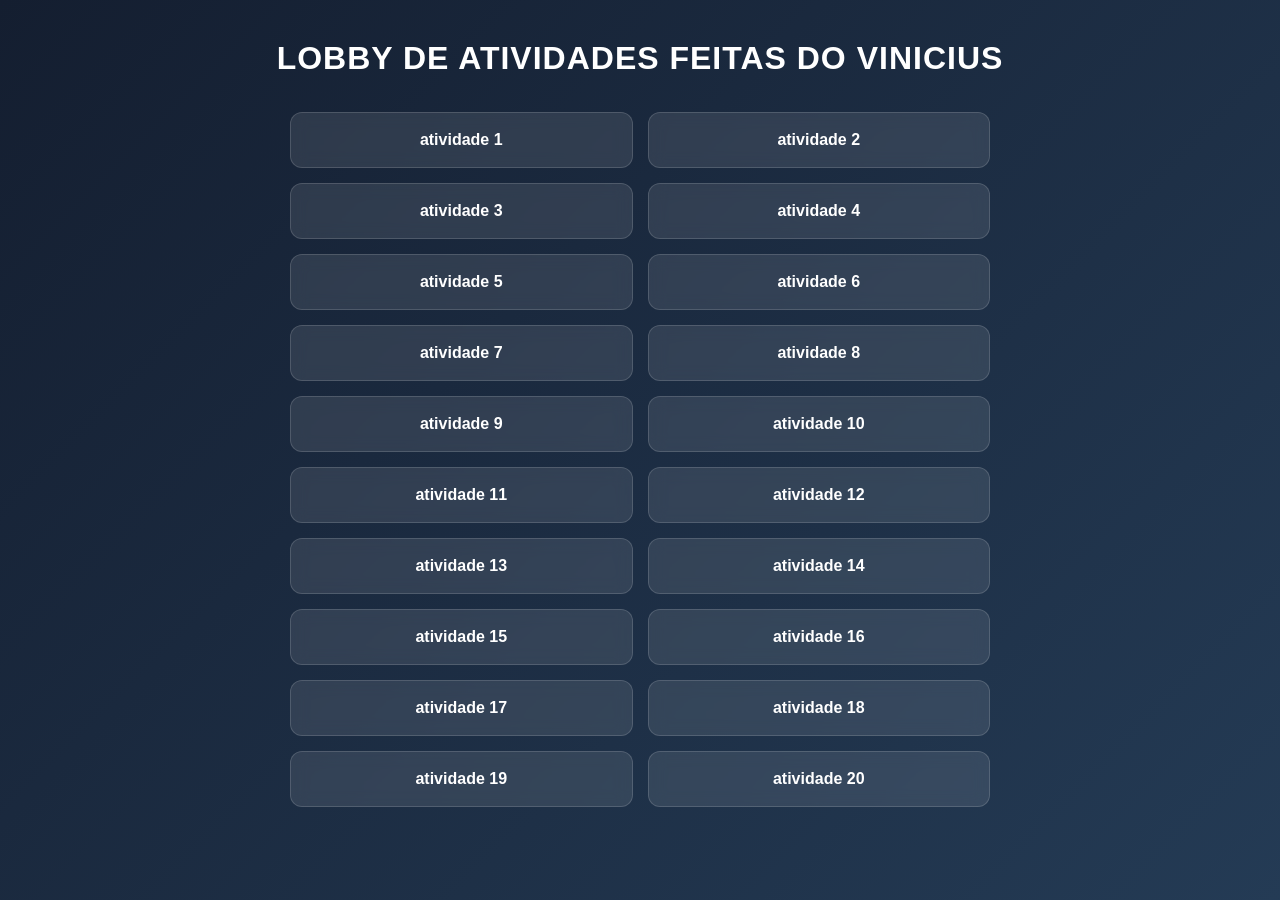
<file: index.html>
<!DOCTYPE html>
<html lang="en">
<head>
    <meta charset="UTF-8">
    <meta name="viewport" content="width=device-width, initial-scale=1.0">
    <title>Document</title>
    <link rel="stylesheet" href="style.css">
</head>
<body>
    <h1>lobby de atividades feitas do vinicius</h1>
    
    <div class="activity">
            <a href="Exercício 01  — Alterando HTML com JavaScript/index.html">atividade 1</a>
            <a href="Exercício 02 — Modo Claro e Modo Escuro com JavaScript/index.html">atividade 2</a>
            <a href="Exercício 03 — Alterando Tamanho, Fonte e Estilo do Texto/index.html">atividade 3</a>
            <a href="Exercício 04 — Capturando nome com Input/index.html">atividade 4</a>
            <a href="Exercício 05 — Contador de Cliques com JavaScript/index.html">atividade 5</a>
            <a href="Exercício 06 — Calculadora Simples com JavaScript/index.html">atividade 6</a>
            <a href="Exercício 07 — Conversor de Temperatura com JavaScript/index.html">atividade 7</a>
            <a href="Exercício 08 — Média e Situação do Aluno com JavaScript/index.html">atividade 8</a>
            <a href="Exercício 09 — Validação de Campo com JavaScript/index.html">atividade 9</a>
            <a href="Exercício 10 — Login Simples com Condição em JavaScript/index.html">atividade 10</a>
            <a href="Exercício 11 — Contador com Laço de Repetição em JavaScript/index.html">atividade 11</a>
            <a href="Exercício 12 — Identificando Tipos de Dados com JavaScript/index.html">atividade 12</a>
            <a href="013/index.html">atividade 13</a>
            <a href="Exercício 14 — Variáveis locais e globais/index.html">atividade 14</a>
            <a href="Exercício 15 — Funções com parâmetros e retorno/index.html">atividade 15</a>
            <a href="Exercício 16 — Lista de Nomes com Array em JavaScript/index.html">atividade 16</a>
            <a href="Exercício 17 — Percorrendo Arrays com forEach em JavaScript/index.html">atividade 17</a>
            <a href="Exercício 18 — Eventos com addEventListener em JavaScript/index.html">atividade 18</a>
            <a href="Exercício 19 — Mostrar e Ocultar Senha com JavaScript/index.html">atividade 19</a>
            <a href="Exercício 20 — Lista de Tarefas com JavaScript/index.html">atividade 20</a>
    </div>
</body>
</html>
</file>
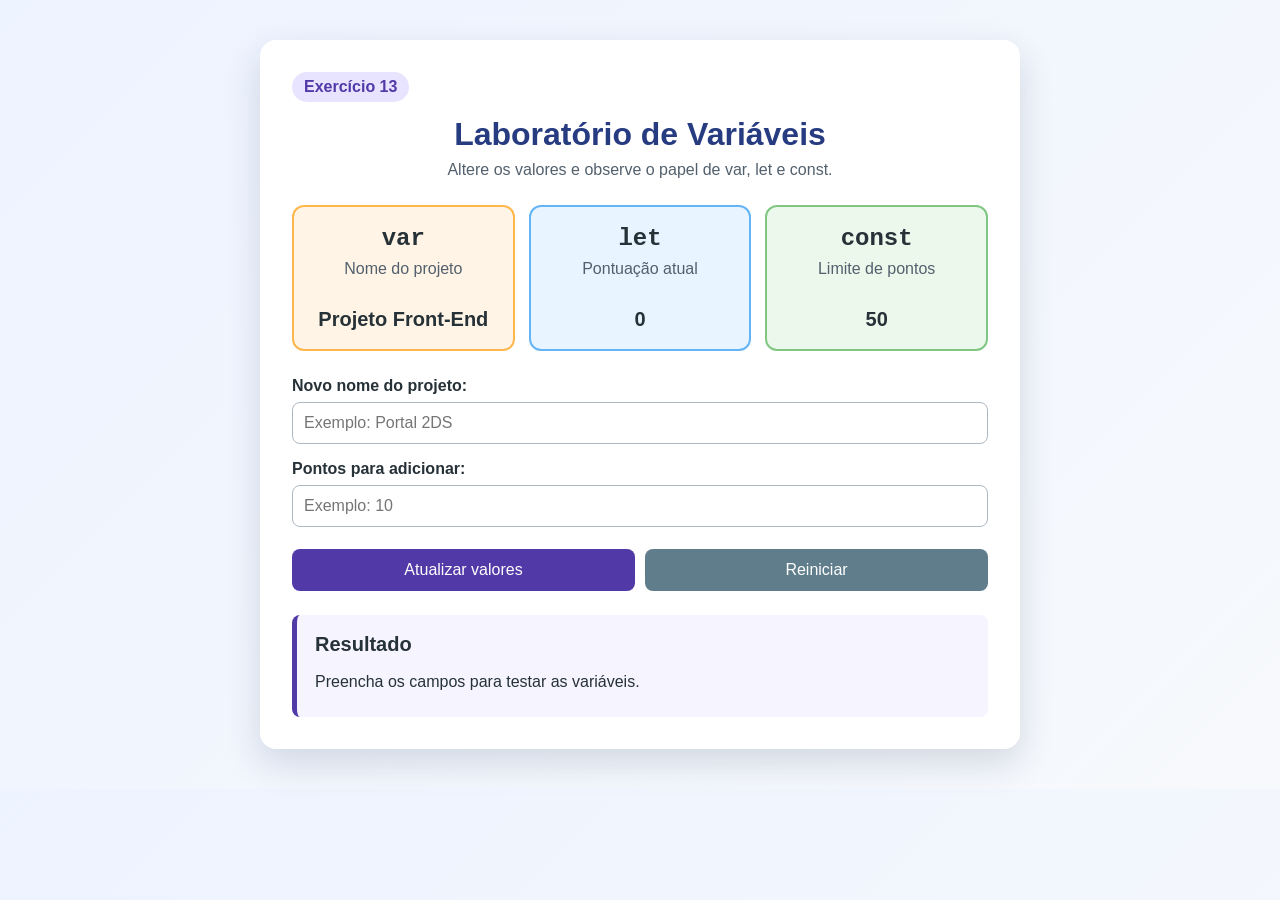
<file: 013/index.html>
<!DOCTYPE html>
<html lang="pt-BR">
<head>
  <meta charset="UTF-8">
  <meta name="viewport" content="width=device-width, initial-scale=1.0">
  <title>Exercício 13 – var, let e const</title>
  <link rel="stylesheet" href="estilo.css">
</head>
<body>
  <main class="container">
    <span class="etiqueta">Exercício 13</span>
    <h1>Laboratório de Variáveis</h1>
    <p class="introducao">Altere os valores e observe o papel de var, let e const.</p>

    <section class="painel-variaveis">
      <article class="cartao var">
        <h2>var</h2>
        <p>Nome do projeto</p>
        <strong id="valorVar">Projeto Front-End</strong>
      </article>

      <article class="cartao let">
        <h2>let</h2>
        <p>Pontuação atual</p>
        <strong id="valorLet">0</strong>
      </article>

      <article class="cartao const">
        <h2>const</h2>
        <p>Limite de pontos</p>
        <strong id="valorConst">50</strong>
      </article>
    </section>

    <label for="nomeProjeto">Novo nome do projeto:</label>
    <input type="text" id="nomeProjeto" placeholder="Exemplo: Portal 2DS">

    <label for="pontosAdicionar">Pontos para adicionar:</label>
    <input type="number" id="pontosAdicionar" min="1" max="50" placeholder="Exemplo: 10">

    <div class="botoes">
      <button onclick="atualizarPainel()">Atualizar valores</button>
      <button class="secundario" onclick="reiniciarPainel()">Reiniciar</button>
    </div>

    <section class="resultado">
      <h2>Resultado</h2>
      <p id="mensagem">Preencha os campos para testar as variáveis.</p>
      <p id="resumo"></p>
    </section>
  </main>

  <script src="script.js"></script>
</body>
</html>
</file>
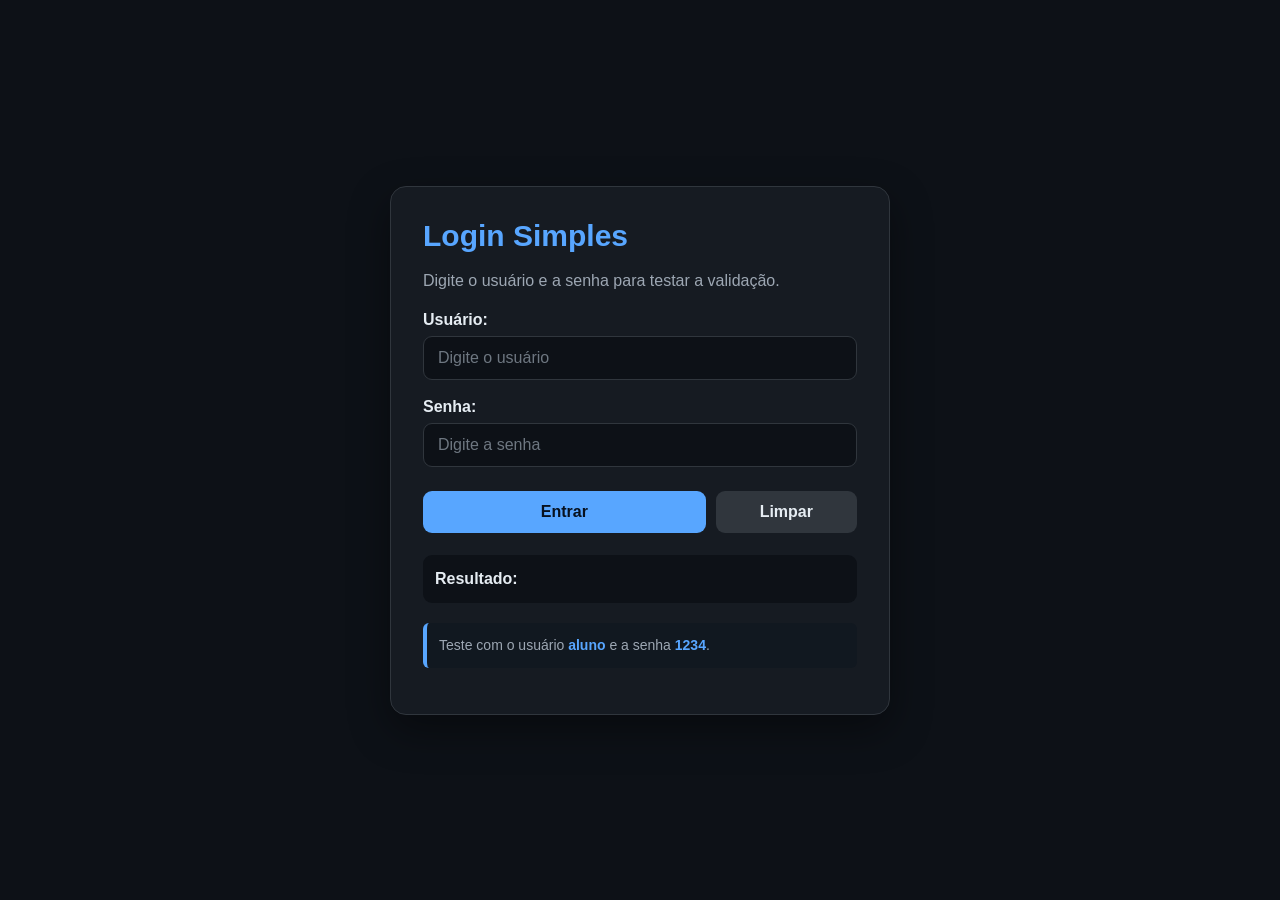
<file: Exercício 10 — Login Simples com Condição em JavaScript/index.html>
<!DOCTYPE html>
<html lang="pt-BR">
<head>
    <meta charset="UTF-8">
    <meta name="viewport" content="width=device-width, initial-scale=1.0">
    <title>Exercício 10 - Login Simples</title>
    <link rel="stylesheet" href="estilo.css">
</head>
<body>
    <main class="container">
        <h1>Login Simples</h1>
        <p>Digite o usuário e a senha para testar a validação.</p>

        <label for="usuario">Usuário:</label>
        <input type="text" id="usuario" placeholder="Digite o usuário">

        <label for="senha">Senha:</label>
        <input type="password" id="senha" placeholder="Digite a senha">

        <div class="botoes">
            <button onclick="verificarLogin()">Entrar</button>
            <button class="secundario" onclick="limparCampos()">Limpar</button>
        </div>

        <p id="resultado">Resultado: </p>
        <p class="dica">Teste com o usuário <strong>aluno</strong> e a senha <strong>1234</strong>.</p>
    </main>

    <script src="script.js"></script>
</body>
</html>
</file>
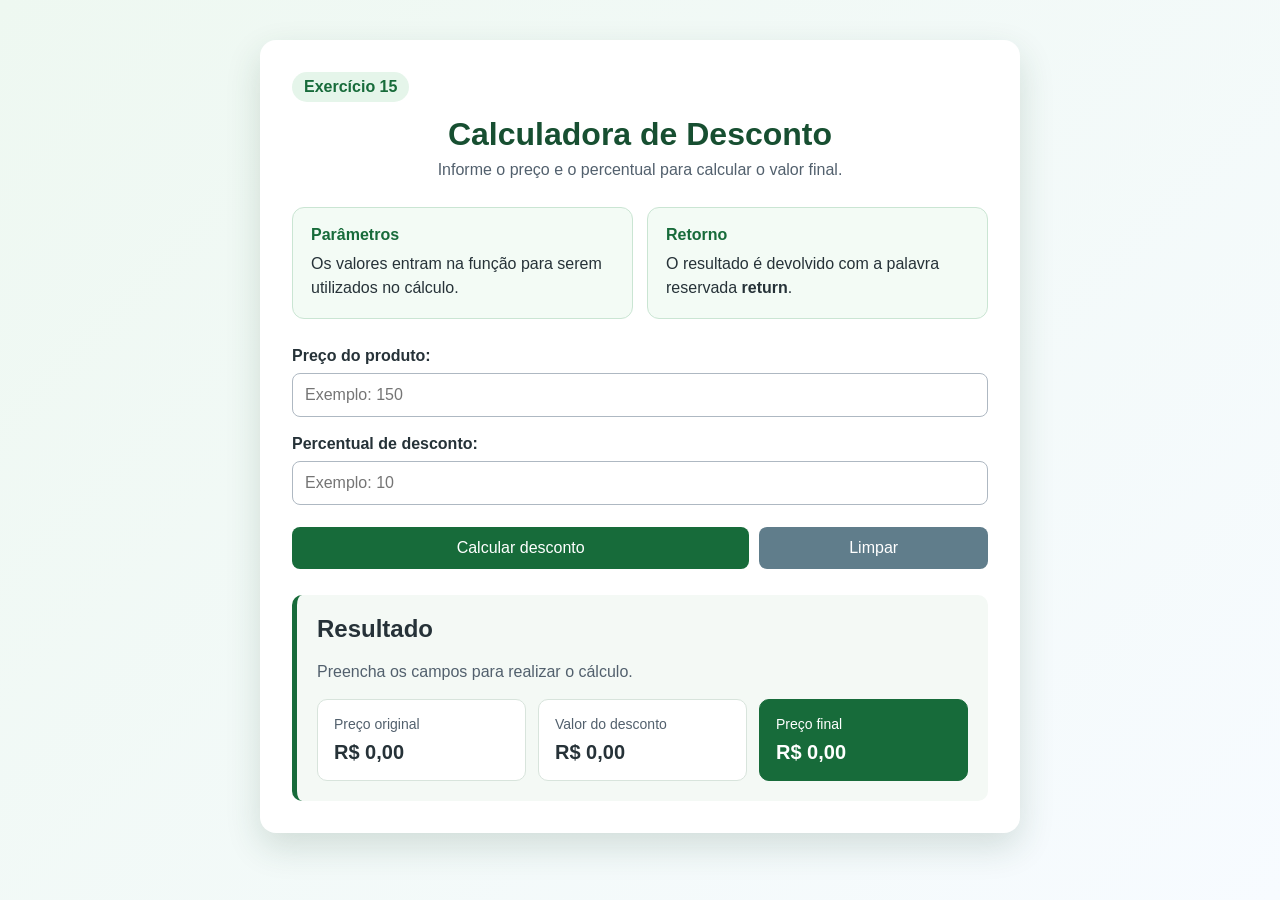
<file: Exercício 15 — Funções com parâmetros e retorno/index.html>
<!DOCTYPE html>
<html lang="pt-BR">
<head>
    <meta charset="UTF-8">
    <meta name="viewport" content="width=device-width, initial-scale=1.0">
    <title>Exercício 15 – Calculadora de Desconto</title>
    <link rel="stylesheet" href="estilo.css">
</head>
<body>
    <main class="container">
        <span class="etiqueta">Exercício 15</span>
        <h1>Calculadora de Desconto</h1>
        <p class="introducao">
            Informe o preço e o percentual para calcular o valor final.
        </p>

        <section class="explicacao-funcao">
            <article>
                <span>Parâmetros</span>
                <p>Os valores entram na função para serem utilizados no cálculo.</p>
            </article>

            <article>
                <span>Retorno</span>
                <p>O resultado é devolvido com a palavra reservada <strong>return</strong>.</p>
            </article>
        </section>

        <label for="preco">Preço do produto:</label>
        <input 
            type="number"
            id="preco"
            min="0"
            step="0.01"
            placeholder="Exemplo: 150"
        >

        <label for="percentual">Percentual de desconto:</label>
        <input 
            type="number"
            id="percentual"
            min="0"
            max="100"
            step="1"
            placeholder="Exemplo: 10"
        >

        <div class="botoes">
            <button onclick="mostrarCalculo()">Calcular desconto</button>
            <button class="secundario" onclick="limpar()">Limpar</button>
        </div>

        <section class="resultado" aria-live="polite">
            <h2>Resultado</h2>
            <p id="mensagem">Preencha os campos para realizar o cálculo.</p>

            <div class="valores">
                <article>
                    <span>Preço original</span>
                    <strong id="precoOriginal">R$ 0,00</strong>
                </article>

                <article>
                    <span>Valor do desconto</span>
                    <strong id="valorDesconto">R$ 0,00</strong>
                </article>

                <article class="destaque">
                    <span>Preço final</span>
                    <strong id="precoFinal">R$ 0,00</strong>
                </article>
            </div>
        </section>
    </main>

    <script src="script.js"></script>
</body>
</html>
</file>
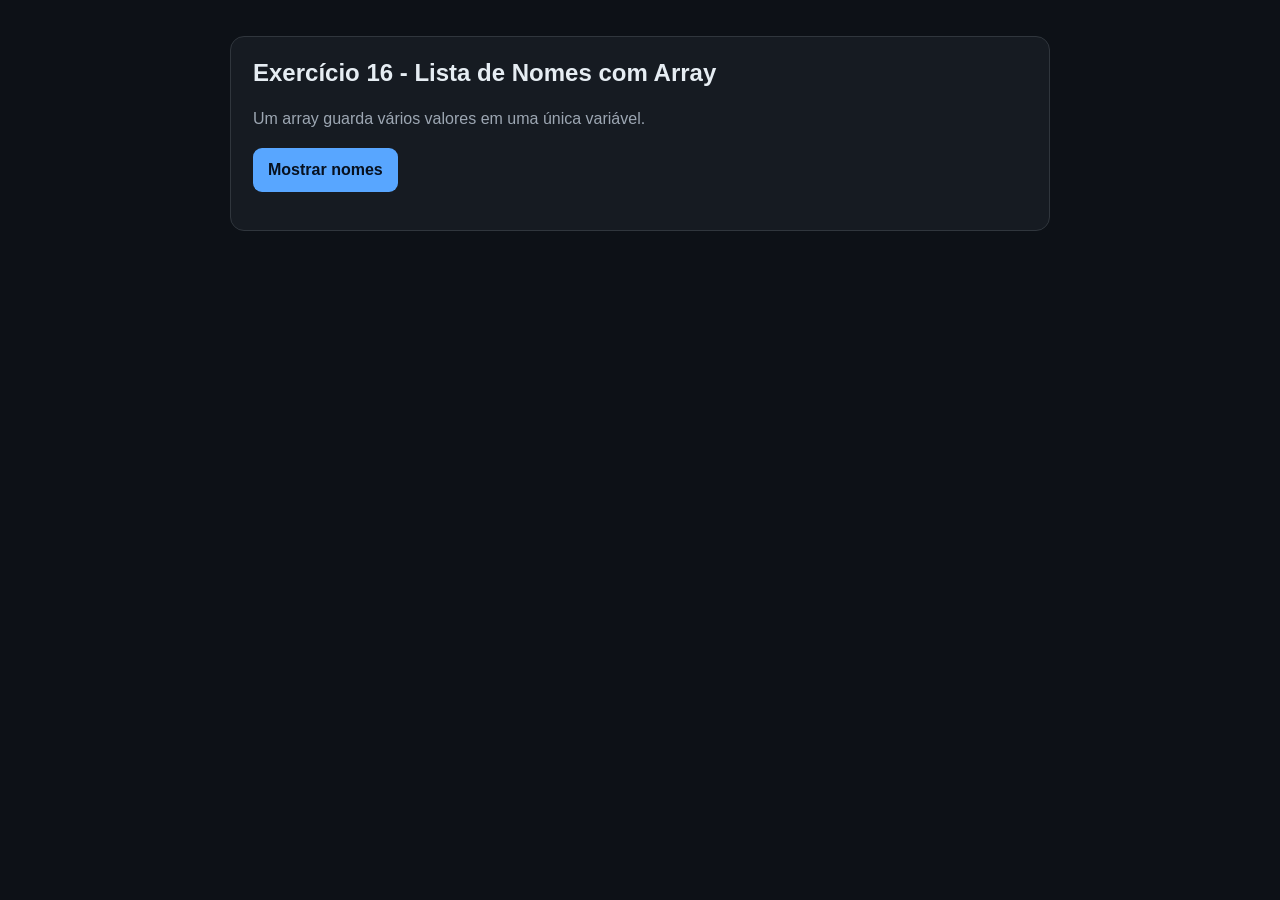
<file: Exercício 16 — Lista de Nomes com Array em JavaScript/index.html>
<!DOCTYPE html>
<html lang="pt-BR">
<head>
    <meta charset="UTF-8">
    <meta name="viewport" content="width=device-width, initial-scale=1.0">
    <title>Exercício 16 - Lista de Nomes com Array</title>
    <link rel="stylesheet" href="estilo.css">
    <script src="script.js" defer></script>
</head>
<body>
    <main>
        <section>
            <h1>Exercício 16 - Lista de Nomes com Array</h1>
            <p>Um array guarda vários valores em uma única variável.</p>
            <button id="mostrar" type="button">Mostrar nomes</button>
            <ul id="lista"></ul>
        </section>
    </main>
</body>
</html>
</file>
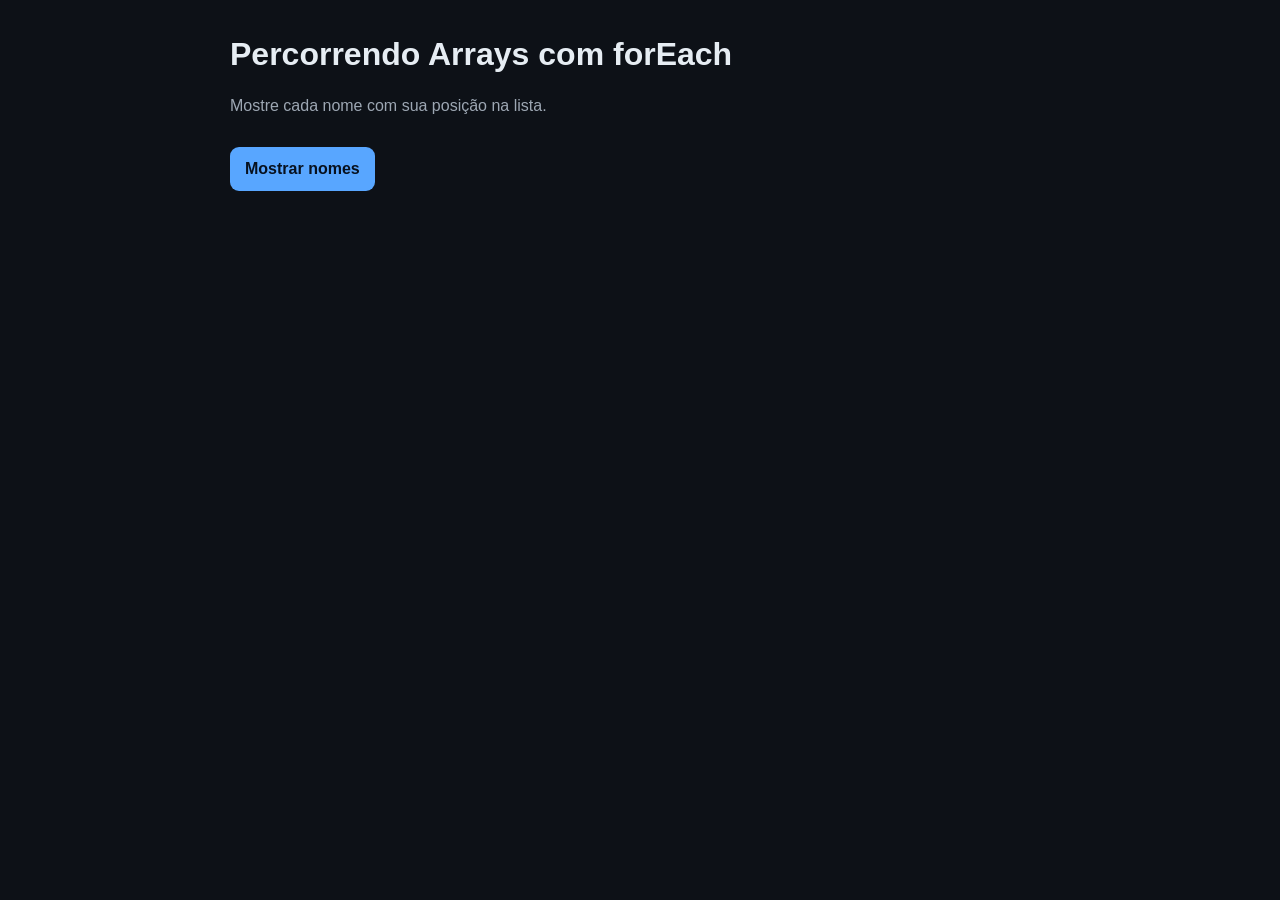
<file: Exercício 17 — Percorrendo Arrays com forEach em JavaScript/index.html>
<!DOCTYPE html>
<html lang="pt-BR">
<head>
    <meta charset="UTF-8">
    <meta name="viewport" content="width=device-width, initial-scale=1.0">
    <title>Exercício 17 - Percorrendo Arrays com forEach</title>
    <link rel="stylesheet" href="estilo.css">
    <script src="script.js" defer></script>
</head>
<body>
    <main class="container">
        <h1>Percorrendo Arrays com forEach</h1>
        <p>Mostre cada nome com sua posição na lista.</p>
        <button id="mostrar" type="button">Mostrar nomes</button>
        <ul id="lista"></ul>
    </main>
</body>
</html>
</file>
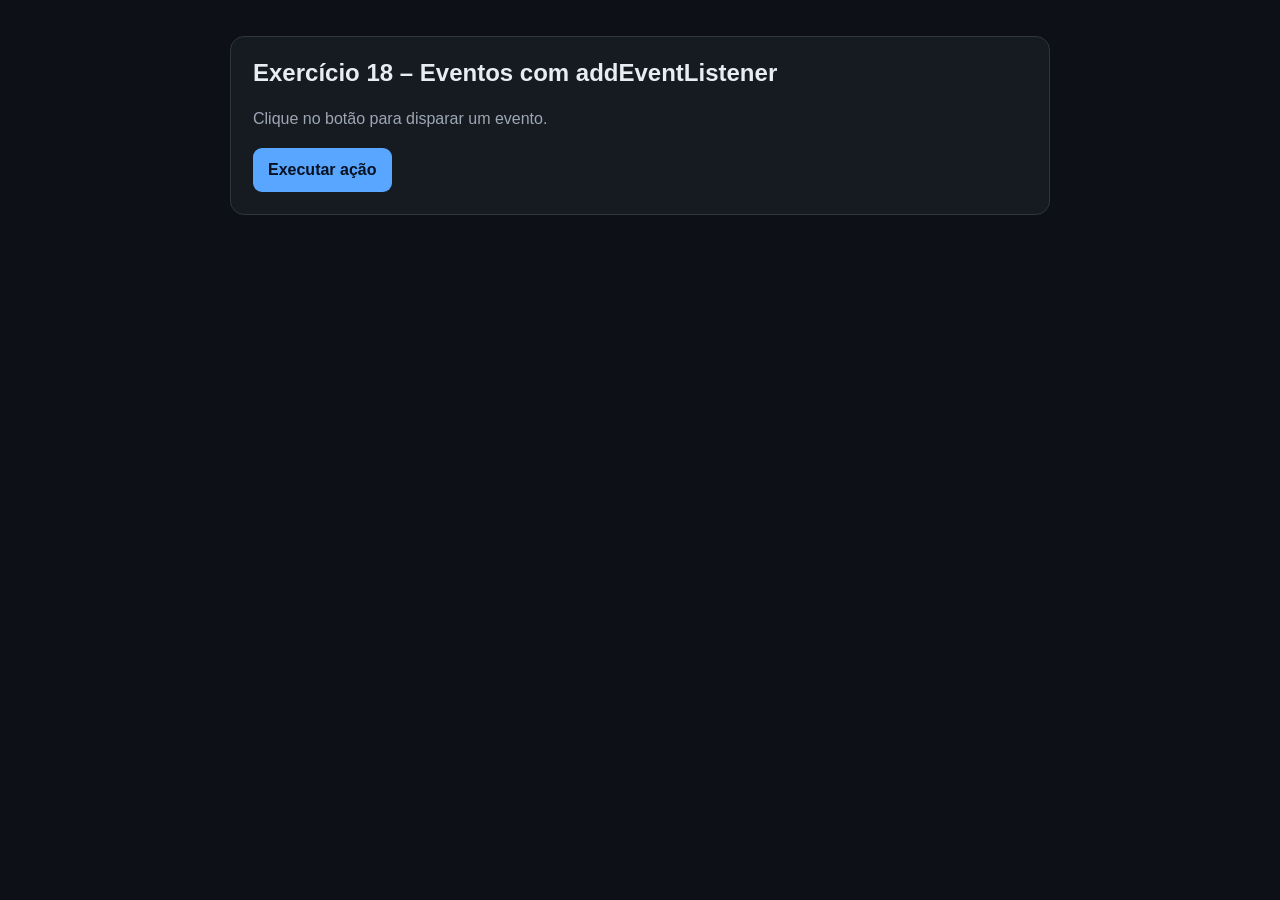
<file: Exercício 18 — Eventos com addEventListener em JavaScript/index.html>
<!DOCTYPE html>
<html lang="pt-BR">

<head>
    <meta charset="UTF-8">
    <meta name="viewport" content="width=device-width, initial-scale=1.0">

    <title>Exercício 18 – Eventos com addEventListener</title>

    <link rel="stylesheet" href="estilo.css">
    <script src="script.js" defer></script>
</head>

<body>

    <main>
        <section>

            <h1>Exercício 18 – Eventos com addEventListener</h1>

            <p id="mensagem" class="mensagem">
                Clique no botão para disparar um evento.
            </p>

            <button id="acao" type="button">
                Executar ação
            </button>

        </section>
    </main>

</body>
</html>
</file>
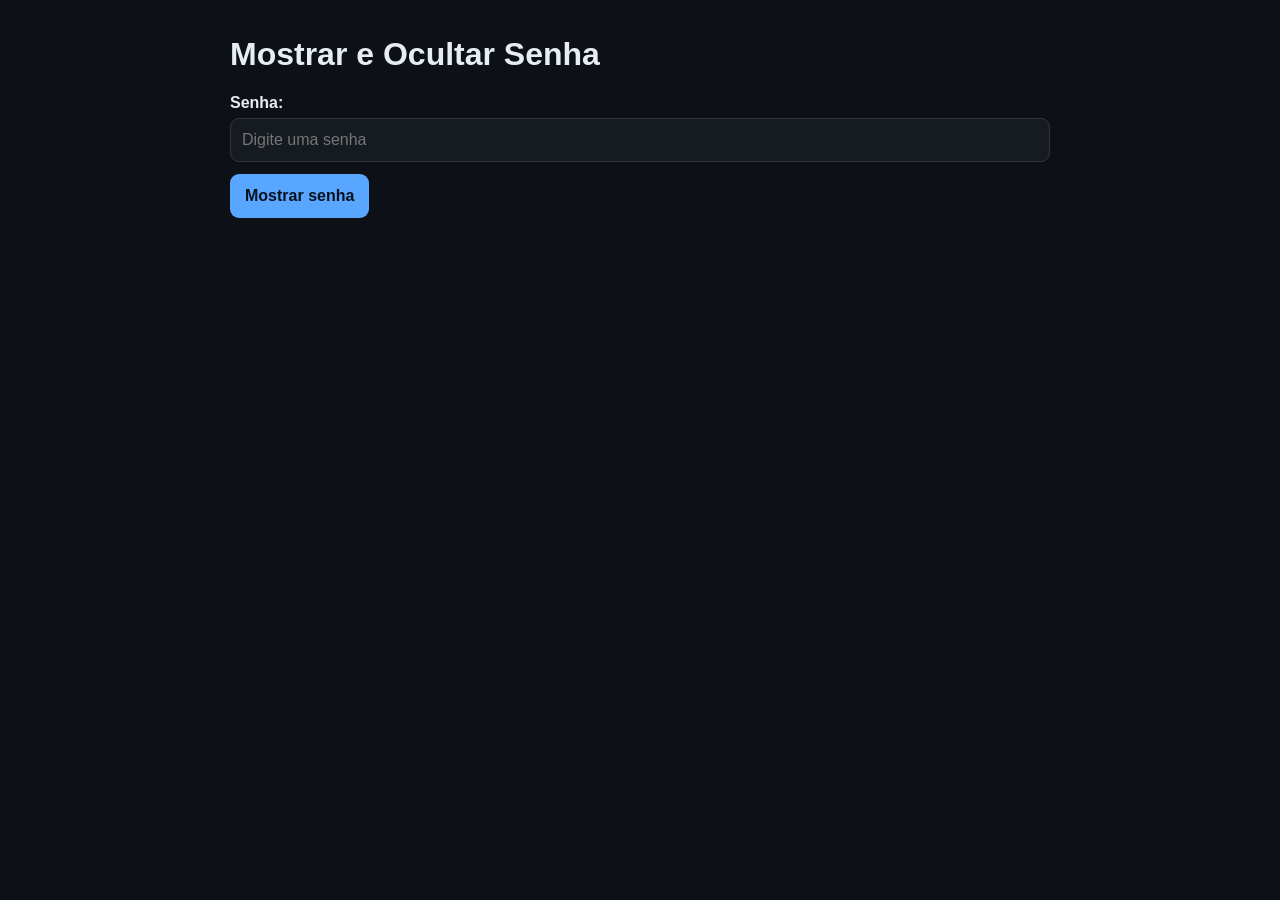
<file: Exercício 19 — Mostrar e Ocultar Senha com JavaScript/index.html>
<!DOCTYPE html>
<html lang="pt-BR">
<head>
    <meta charset="UTF-8">
    <meta name="viewport" content="width=device-width, initial-scale=1.0">
    <title>Exercício 19 - Mostrar e Ocultar Senha</title>
    <link rel="stylesheet" href="estilo.css">
    <script src="script.js" defer></script>
</head>
<body>
    <main class="container">
        <h1>Mostrar e Ocultar Senha</h1>
        <label for="senha">Senha:</label>
        <input type="password" id="senha" placeholder="Digite uma senha">
        <button id="alternar" type="button">Mostrar senha</button>
    </main>
</body>
</html>
</file>
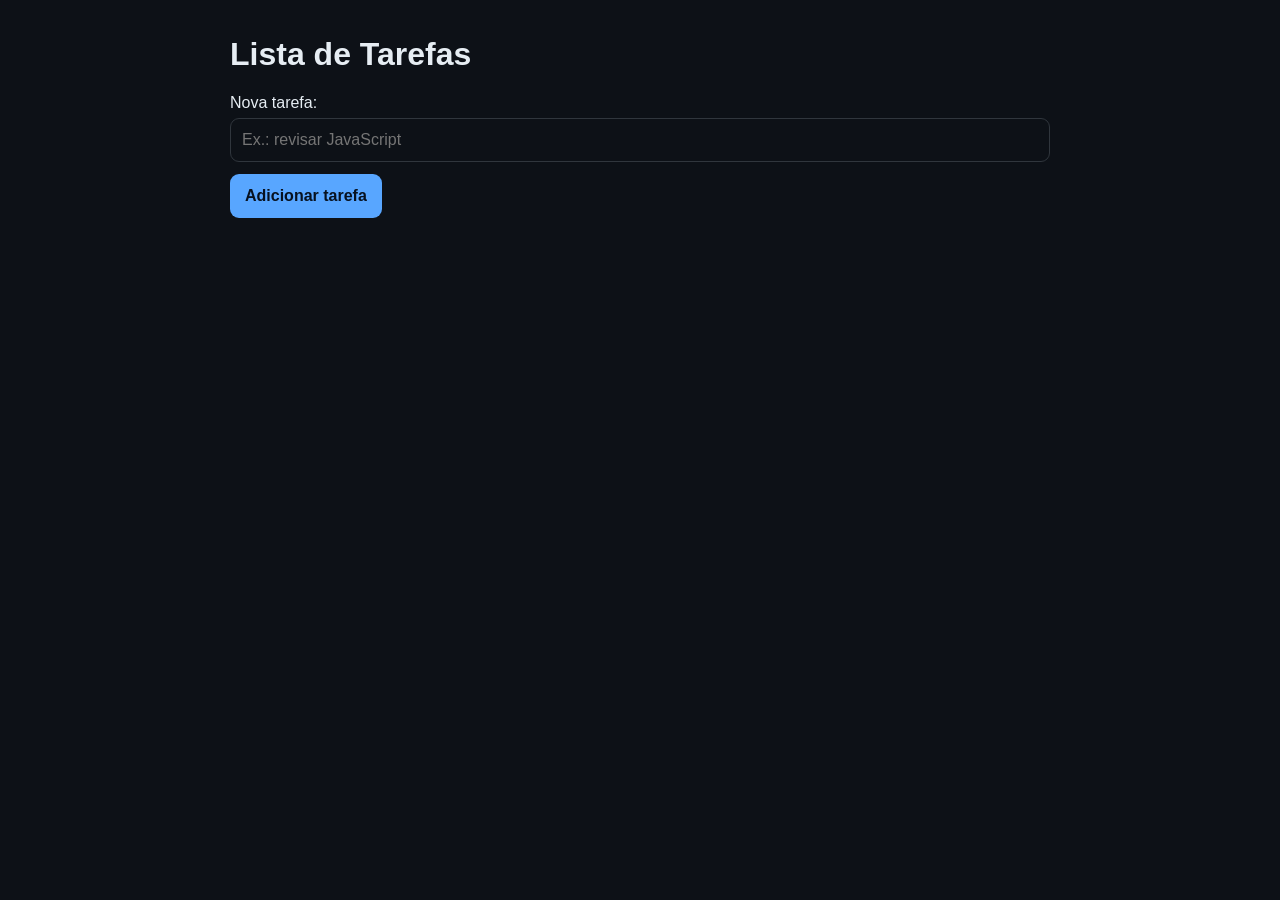
<file: Exercício 20 — Lista de Tarefas com JavaScript/index.html>
<!DOCTYPE html>
<html lang="pt-BR">
<head>
  <meta charset="UTF-8">
  <meta name="viewport" content="width=device-width, initial-scale=1.0">
  <title>Exercício 20 - Lista de Tarefas</title>
  <link rel="stylesheet" href="estilo.css">
  <script src="script.js" defer></script>
</head>
<body>
  <main class="container">
    <h1>Lista de Tarefas</h1>
    <label for="tarefa">Nova tarefa:</label>
    <input type="text" id="tarefa" placeholder="Ex.: revisar JavaScript">
    <button id="adicionar" type="button">Adicionar tarefa</button>
    <ul id="lista"></ul>
  </main>
</body>
</html>
</file>
<file: style.css>
* {
    margin: 0;
    padding: 0;
    box-sizing: border-box;
}

body {
    font-family: Arial, Helvetica, sans-serif;
    min-height: 100vh;
    background: linear-gradient(135deg, #141e30, #243b55);
    color: white;
    padding: 40px 20px;
}

h1 {
    text-align: center;
    margin-bottom: 35px;
    font-size: 32px;
    text-transform: uppercase;
    letter-spacing: 1px;
}

.activity {
    max-width: 700px;
    margin: auto;
    display: grid;
    grid-template-columns: repeat(2, 1fr);
    gap: 15px;
}

.activity a {
    display: block;
    padding: 18px 20px;
    background: rgba(255, 255, 255, 0.1);
    color: white;
    text-decoration: none;
    border: 1px solid rgba(255, 255, 255, 0.15);
    border-radius: 12px;
    text-align: center;
    font-size: 16px;
    font-weight: bold;
    backdrop-filter: blur(8px);
    transition: 0.3s ease;
}

.activity a:hover {
    background: #00b4d8;
    transform: translateY(-4px);
    box-shadow: 0 8px 20px rgba(0, 180, 216, 0.3);
}

@media (max-width: 600px) {
    h1 {
        font-size: 24px;
    }

    .activity {
        grid-template-columns: 1fr;
    }

    .activity a {
        padding: 16px;
    }
}
</file>
<file: 013/estilo.css>
* {
  box-sizing: border-box;
}

body {
  font-family: Arial, sans-serif;
  background: linear-gradient(135deg, #edf3ff, #f7f9fc);
  color: #263238;
  margin: 0;
  padding: 40px 16px;
}

.container {
  width: 100%;
  max-width: 760px;
  margin: auto;
  padding: 32px;
  background-color: white;
  border-radius: 16px;
  box-shadow: 0 14px 35px rgba(32, 54, 86, 0.16);
}

.etiqueta {
  display: inline-block;
  padding: 6px 12px;
  border-radius: 999px;
  background-color: #e8e3ff;
  color: #5139a8;
  font-weight: bold;
}

h1 {
  margin: 14px 0 8px;
  color: #263b80;
  text-align: center;
}

.introducao {
  margin-top: 0;
  color: #52606d;
  text-align: center;
}

.painel-variaveis {
  display: grid;
  grid-template-columns: repeat(3, 1fr);
  gap: 14px;
  margin: 26px 0;
}

.cartao {
  min-height: 145px;
  padding: 18px;
  border: 2px solid transparent;
  border-radius: 12px;
  text-align: center;
}

.cartao h2 {
  margin: 0 0 8px;
  font-family: "Courier New", monospace;
}

.cartao p {
  min-height: 36px;
  margin: 0 0 12px;
  color: #52606d;
}

.cartao strong {
  display: block;
  overflow-wrap: anywhere;
  font-size: 20px;
}

.cartao.var {
  background-color: #fff4e5;
  border-color: #ffb74d;
}

.cartao.let {
  background-color: #e8f4ff;
  border-color: #64b5f6;
}

.cartao.const {
  background-color: #edf8ed;
  border-color: #81c784;
}

label {
  display: block;
  margin-top: 16px;
  font-weight: bold;
}

input {
  width: 100%;
  padding: 11px;
  margin-top: 7px;
  border: 1px solid #aeb8c2;
  border-radius: 8px;
  font-size: 16px;
}

input:focus {
  border-color: #5139a8;
  outline: 3px solid rgba(81, 57, 168, 0.15);
}

.botoes {
  display: flex;
  gap: 10px;
  margin-top: 22px;
}

button {
  flex: 1;
  padding: 12px 16px;
  border: none;
  border-radius: 8px;
  background-color: #5139a8;
  color: white;
  font-size: 16px;
  cursor: pointer;
}

button:hover {
  background-color: #3d2b82;
}

button.secundario {
  background-color: #607d8b;
}

button.secundario:hover {
  background-color: #455a64;
}

.resultado {
  margin-top: 24px;
  padding: 18px;
  border-left: 5px solid #5139a8;
  border-radius: 8px;
  background-color: #f6f4ff;
}

.resultado h2 {
  margin-top: 0;
  font-size: 20px;
}

.resultado p {
  margin: 8px 0;
}

#resumo {
  font-weight: bold;
  overflow-wrap: anywhere;
}

@media (max-width: 680px) {
  body {
    padding: 20px 12px;
  }

  .container {
    padding: 22px;
  }

  .painel-variaveis {
    grid-template-columns: 1fr;
  }

  .cartao {
    min-height: auto;
  }

  .botoes {
    flex-direction: column;
  }
}
</file>
<file: Exercício 10 — Login Simples com Condição em JavaScript/estilo.css>
* {
    box-sizing: border-box;
}

body {
    margin: 0;
    min-height: 100vh;

    display: flex;
    align-items: center;
    justify-content: center;

    padding: 20px;

    font-family: Arial, Helvetica, sans-serif;

    background: #0d1117;
    color: #e6edf3;
}

.container {
    width: 100%;
    max-width: 500px;

    padding: 32px;

    background: #161b22;

    border: 1px solid #30363d;
    border-radius: 16px;

    box-shadow: 0 15px 40px rgba(0, 0, 0, 0.4);
}

h1 {
    margin-top: 0;
    margin-bottom: 10px;

    color: #58a6ff;
    font-size: 30px;
}

p {
    color: #9da7b3;
    line-height: 1.5;
}

label {
    display: block;

    margin-top: 18px;
    margin-bottom: 7px;

    color: #e6edf3;
    font-weight: bold;
}

input {
    width: 100%;

    padding: 12px 14px;

    border: 1px solid #30363d;
    border-radius: 9px;

    background: #0d1117;
    color: #e6edf3;

    font-size: 16px;

    outline: none;
}

input::placeholder {
    color: #6e7781;
}

input:focus {
    border-color: #58a6ff;

    box-shadow: 0 0 0 3px rgba(88, 166, 255, 0.15);
}

.botoes {
    display: grid;
    grid-template-columns: 2fr 1fr;

    gap: 10px;

    margin-top: 24px;
}

button {
    padding: 12px 16px;

    border: none;
    border-radius: 9px;

    background: #58a6ff;
    color: #07111f;

    font-size: 16px;
    font-weight: bold;

    cursor: pointer;

    transition: 0.2s;
}

button:hover {
    background: #79b8ff;

    transform: translateY(-1px);
}

button.secundario {
    background: #30363d;
    color: #e6edf3;
}

button.secundario:hover {
    background: #484f58;
}

#resultado {
    min-height: 24px;

    margin-top: 22px;
    padding: 12px;

    border-radius: 9px;

    background: #0d1117;

    color: #e6edf3;
    font-weight: bold;
}

.dica {
    margin-top: 20px;

    padding: 12px;

    border-left: 4px solid #58a6ff;
    border-radius: 6px;

    background: #111820;

    font-size: 14px;
}

.dica strong {
    color: #58a6ff;
}

@media (max-width: 600px) {
    .container {
        padding: 24px;
    }

    h1 {
        font-size: 26px;
    }

    .botoes {
        grid-template-columns: 1fr;
    }
}
</file>
<file: Exercício 15 — Funções com parâmetros e retorno/estilo.css>
* {
    box-sizing: border-box;
}

body {
    min-height: 100vh;
    margin: 0;
    padding: 40px 16px;
    font-family: Arial, sans-serif;
    color: #263238;
    background: linear-gradient(135deg, #eef8f1, #f7fbff);
}

.container {
    width: 100%;
    max-width: 760px;
    margin: auto;
    padding: 32px;
    background-color: white;
    border-radius: 16px;
    box-shadow: 0 14px 35px rgba(32, 72, 52, 0.16);
}

.etiqueta {
    display: inline-block;
    padding: 6px 12px;
    color: #176b3a;
    background-color: #e5f5ea;
    border-radius: 999px;
    font-weight: bold;
}

h1 {
    margin: 14px 0 8px;
    color: #174f31;
    text-align: center;
}

.introducao {
    margin: 0;
    color: #52606d;
    text-align: center;
}

.explicacao-funcao {
    display: grid;
    grid-template-columns: repeat(2, 1fr);
    gap: 14px;
    margin: 28px 0;
}

.explicacao-funcao article {
    padding: 18px;
    border: 1px solid #cae5d3;
    border-radius: 12px;
    background-color: #f3fbf5;
}

.explicacao-funcao span {
    color: #176b3a;
    font-weight: bold;
}

.explicacao-funcao p {
    margin: 8px 0 0;
    line-height: 1.5;
}

label {
    display: block;
    margin-top: 18px;
    font-weight: bold;
}

input {
    width: 100%;
    margin-top: 8px;
    padding: 12px;
    border: 1px solid #aeb8c2;
    border-radius: 8px;
    font-size: 16px;
}

input:focus {
    border-color: #176b3a;
    outline: 3px solid rgba(23, 107, 58, 0.15);
}

.botoes {
    display: grid;
    grid-template-columns: 2fr 1fr;
    gap: 10px;
    margin-top: 22px;
}

button {
    padding: 12px 14px;
    border: none;
    border-radius: 8px;
    color: white;
    background-color: #176b3a;
    font-size: 16px;
    cursor: pointer;
}

button:hover {
    background-color: #10522c;
}

button.secundario {
    background-color: #607d8b;
}

button.secundario:hover {
    background-color: #455a64;
}

.resultado {
    margin-top: 26px;
    padding: 20px;
    border-left: 5px solid #176b3a;
    border-radius: 10px;
    background-color: #f4f9f5;
}

.resultado h2 {
    margin-top: 0;
}

#mensagem {
    color: #52606d;
}

.valores {
    display: grid;
    grid-template-columns: repeat(3, 1fr);
    gap: 12px;
    margin-top: 18px;
}

.valores article {
    padding: 16px;
    border: 1px solid #d8e4dc;
    border-radius: 10px;
    background-color: white;
}

.valores span {
    display: block;
    margin-bottom: 9px;
    color: #52606d;
    font-size: 14px;
}

.valores strong {
    color: #263238;
    font-size: 20px;
}

.valores .destaque {
    color: white;
    background-color: #176b3a;
    border-color: #176b3a;
}

.valores .destaque span,
.valores .destaque strong {
    color: white;
}

@media (max-width: 680px) {
    body {
        padding: 20px 12px;
    }

    .container {
        padding: 22px;
    }

    .explicacao-funcao,
    .valores,
    .botoes {
        grid-template-columns: 1fr;
    }
}
</file>
<file: Exercício 16 — Lista de Nomes com Array em JavaScript/estilo.css>
:root {
    color-scheme: dark;
    --fundo: #0d1117;
    --painel: #161b22;
    --borda: #30363d;
    --texto: #e6edf3;
    --suave: #9da7b3;
    --destaque: #58a6ff;
    --sucesso: #3fb950;
    --perigo: #f85149;
}

* { box-sizing: border-box; }

body { margin: 0; min-height: 100vh; font-family: Arial, Helvetica, sans-serif; background: var(--fundo); color: var(--texto); }

main { width: min(820px, 92%); margin: 0 auto; padding: 36px 0; }

section { background: var(--painel); border: 1px solid var(--borda); border-radius: 14px; padding: 22px; margin-bottom: 18px; }

h1 { margin-top: 0; }

p { color: var(--suave); line-height: 1.55; }

input, button, select { min-height: 44px; border-radius: 9px; font: inherit; }

input, select { width: 100%; padding: 9px 11px; margin: 6px 0 12px; color: var(--texto); background: #0d1117; border: 1px solid var(--borda); }

button { padding: 9px 15px; border: 0; background: var(--destaque); color: #07111f; font-weight: 800; cursor: pointer; }

button.secundario { background: #30363d; color: var(--texto); }

button.perigo { background: var(--perigo); color: white; }

ul { padding-left: 22px; }

li { margin: 8px 0; }

.linha { display: flex; gap: 9px; align-items: center; flex-wrap: wrap; }

.cartao { padding: 14px; border: 1px solid var(--borda); border-radius: 10px; margin: 10px 0; }

.mensagem { min-height: 24px; color: var(--suave); }

.destaque { border-color: var(--destaque); box-shadow: 0 0 0 2px rgba(88,166,255,.2); }

@media (max-width: 620px) { main { padding-top: 20px; } .linha > * { width: 100%; } }
</file>
<file: Exercício 17 — Percorrendo Arrays com forEach em JavaScript/estilo.css>
* {
    box-sizing: border-box;
}

body {
    margin: 0;
    min-height: 100vh;
    font-family: Arial, Helvetica, sans-serif;
    background: #0d1117;
    color: #e6edf3;
}

main {
    width: min(820px, 92%);
    margin: 0 auto;
    padding: 36px 0;
}

h1 { margin-top: 0; }
p { color: #9da7b3; line-height: 1.55; }

button {
    min-height: 44px;
    margin-top: 12px;
    padding: 9px 15px;
    border: 0;
    border-radius: 9px;
    background: #58a6ff;
    color: #07111f;
    font: inherit;
    font-weight: 800;
    cursor: pointer;
}

ul { padding-left: 22px; }
li { margin: 8px 0; }

@media (max-width: 620px) {
    main { padding-top: 20px; }
}
</file>
<file: Exercício 18 — Eventos com addEventListener em JavaScript/estilo.css>
* {
    box-sizing: border-box;
}

body {
    margin: 0;
    min-height: 100vh;

    font-family: Arial, Helvetica, sans-serif;

    background: #0d1117;
    color: #e6edf3;
}

main {
    width: min(820px, 92%);
    margin: 0 auto;
    padding: 36px 0;
}

section {
    background: #161b22;

    border: 1px solid #30363d;
    border-radius: 14px;

    padding: 22px;
}

h1 {
    margin-top: 0;
}

p {
    color: #9da7b3;
    line-height: 1.55;
}

button {
    min-height: 44px;

    padding: 9px 15px;

    border: 0;
    border-radius: 9px;

    background: #58a6ff;
    color: #07111f;

    font: inherit;
    font-weight: 800;

    cursor: pointer;
}

button:hover {
    background: #79b8ff;
}

.mensagem {
    min-height: 24px;
}

@media (max-width: 620px) {
    main {
        padding-top: 20px;
    }
}
</file>
<file: Exercício 19 — Mostrar e Ocultar Senha com JavaScript/estilo.css>
* {
    box-sizing: border-box;
}

body {
    margin: 0;
    min-height: 100vh;
    font-family: Arial, Helvetica, sans-serif;
    background: #0d1117;
    color: #e6edf3;
}

main {
    width: min(820px, 92%);
    margin: 0 auto;
    padding: 36px 0;
}

h1 { margin-top: 0; }

label { display: block; margin: 14px 0 6px; font-weight: bold; }
input { width: 100%; min-height: 44px; padding: 9px 11px; border: 1px solid #30363d; border-radius: 9px; background: #161b22; color: #e6edf3; font: inherit; }
button { min-height: 44px; margin-top: 12px; padding: 9px 15px; border: 0; border-radius: 9px; background: #58a6ff; color: #07111f; font: inherit; font-weight: 800; cursor: pointer; }

@media (max-width: 620px) {
    main { padding-top: 20px; }
}
</file>
<file: Exercício 20 — Lista de Tarefas com JavaScript/estilo.css>
:root {
  color-scheme: dark;
  --fundo: #0d1117;
  --painel: #161b22;
  --borda: #30363d;
  --texto: #e6edf3;
  --suave: #9da7b3;
  --destaque: #58a6ff;
  --sucesso: #3fb950;
  --perigo: #f85149;
}

* { box-sizing: border-box; }

body { 
  margin: 0; 
  min-height: 100vh; 
  font-family: Arial, Helvetica, sans-serif; 
  background: var(--fundo); 
  color: var(--texto); 
}

main { 
  width: min(820px, 92%); 
  margin: 0 auto; 
  padding: 36px 0; 
}

section { 
  background: var(--painel); 
  border: 1px solid var(--borda); 
  border-radius: 14px; 
  padding: 22px; 
  margin-bottom: 18px; 
}

h1 { margin-top: 0; }

p { color: var(--suave); line-height: 1.55; }

input, button, select { min-height: 44px; border-radius: 9px; font: inherit; }

input, select { 
  width: 100%; 
  padding: 9px 11px; 
  margin: 6px 0 12px; 
  color: var(--texto); 
  background: #0d1117; 
  border: 1px solid var(--borda); 
}

button { 
  padding: 9px 15px; 
  border: 0; 
  background: var(--destaque); 
  color: #07111f; 
  font-weight: 800; 
  cursor: pointer; 
}

button.secundario { background: #30363d; color: var(--texto); }

button.perigo { background: var(--perigo); color: white; }

ul { padding-left: 22px; }

li { margin: 8px 0; }

.linha { display: flex; gap: 9px; align-items: center; flex-wrap: wrap; }

.cartao { padding: 14px; border: 1px solid var(--borda); border-radius: 10px; margin: 10px 0; }

.mensagem { min-height: 24px; color: var(--suave); }

.destaque { border-color: var(--destaque); box-shadow: 0 0 2px rgba(88,166,255,.2); }

@media (max-width: 620px) { 
  main { padding-top: 20px; } 
  .linha > * { width: 100%; } 
}
</file>
